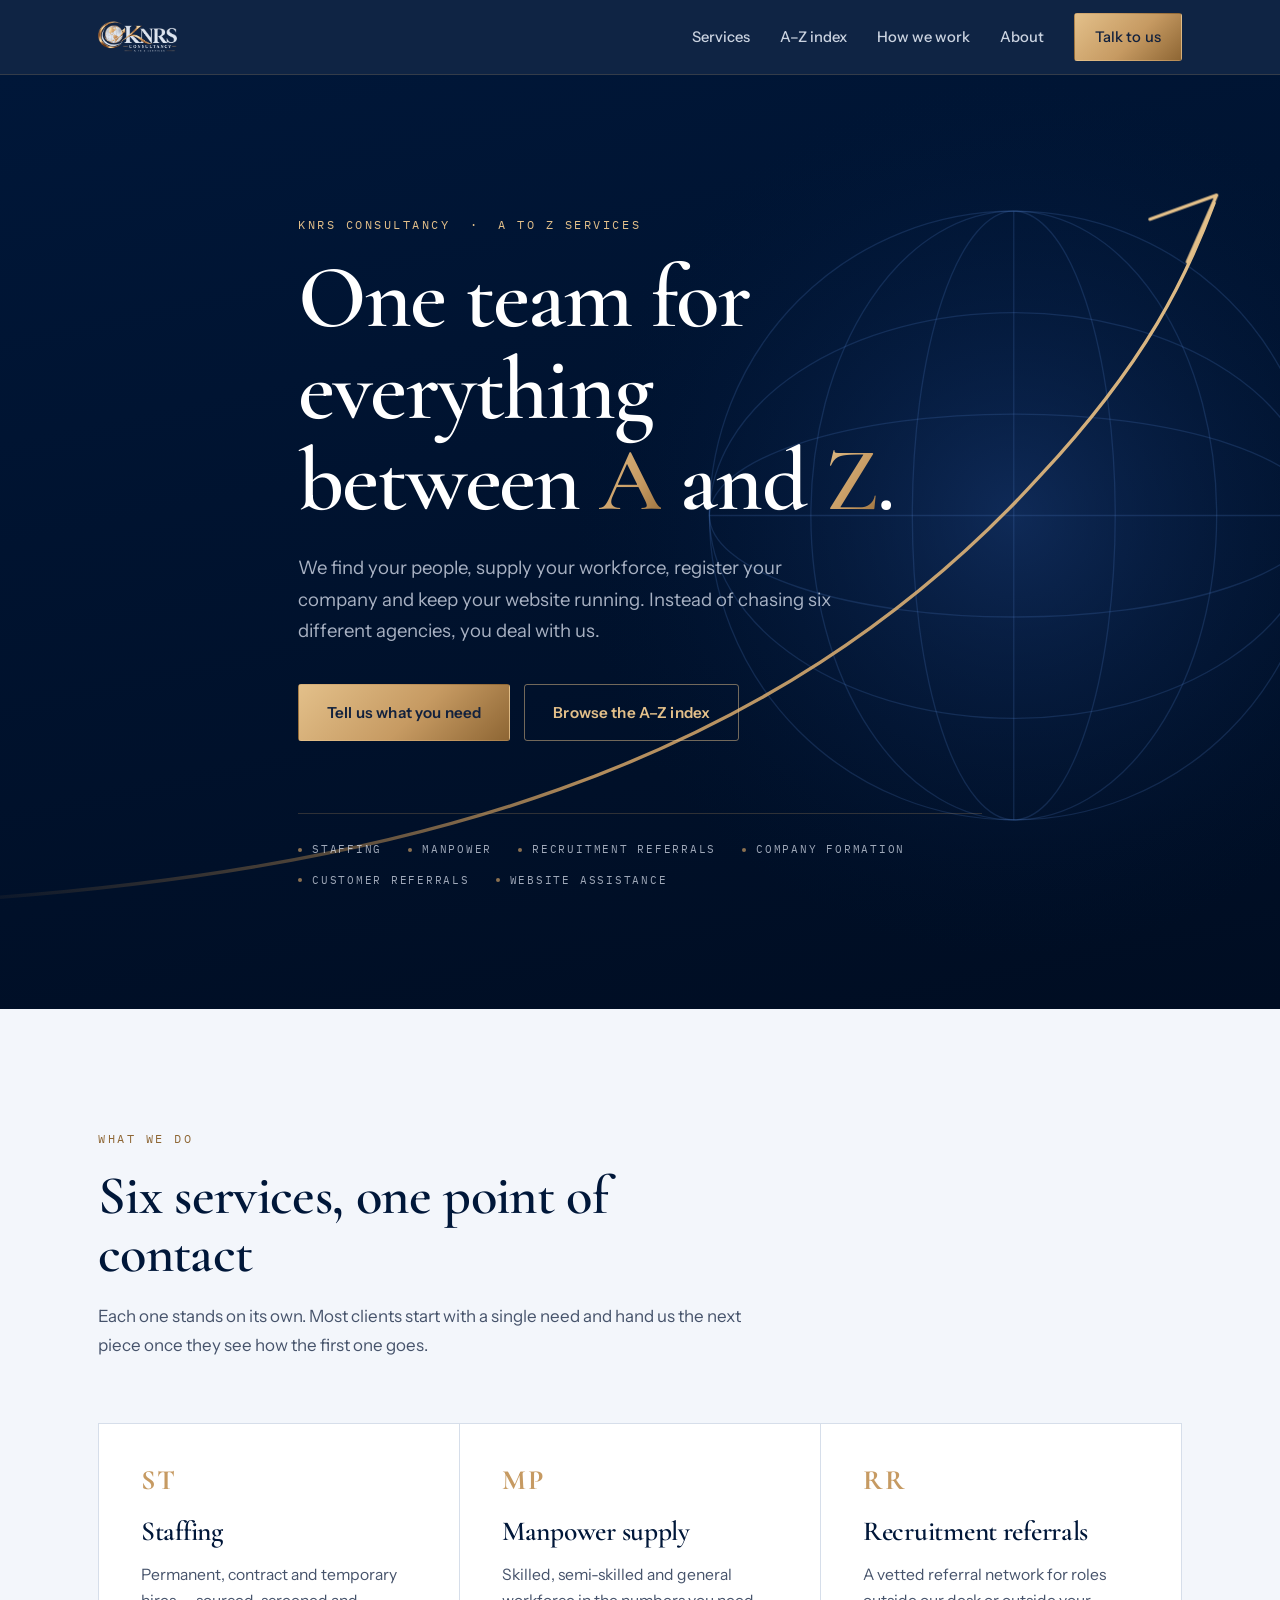
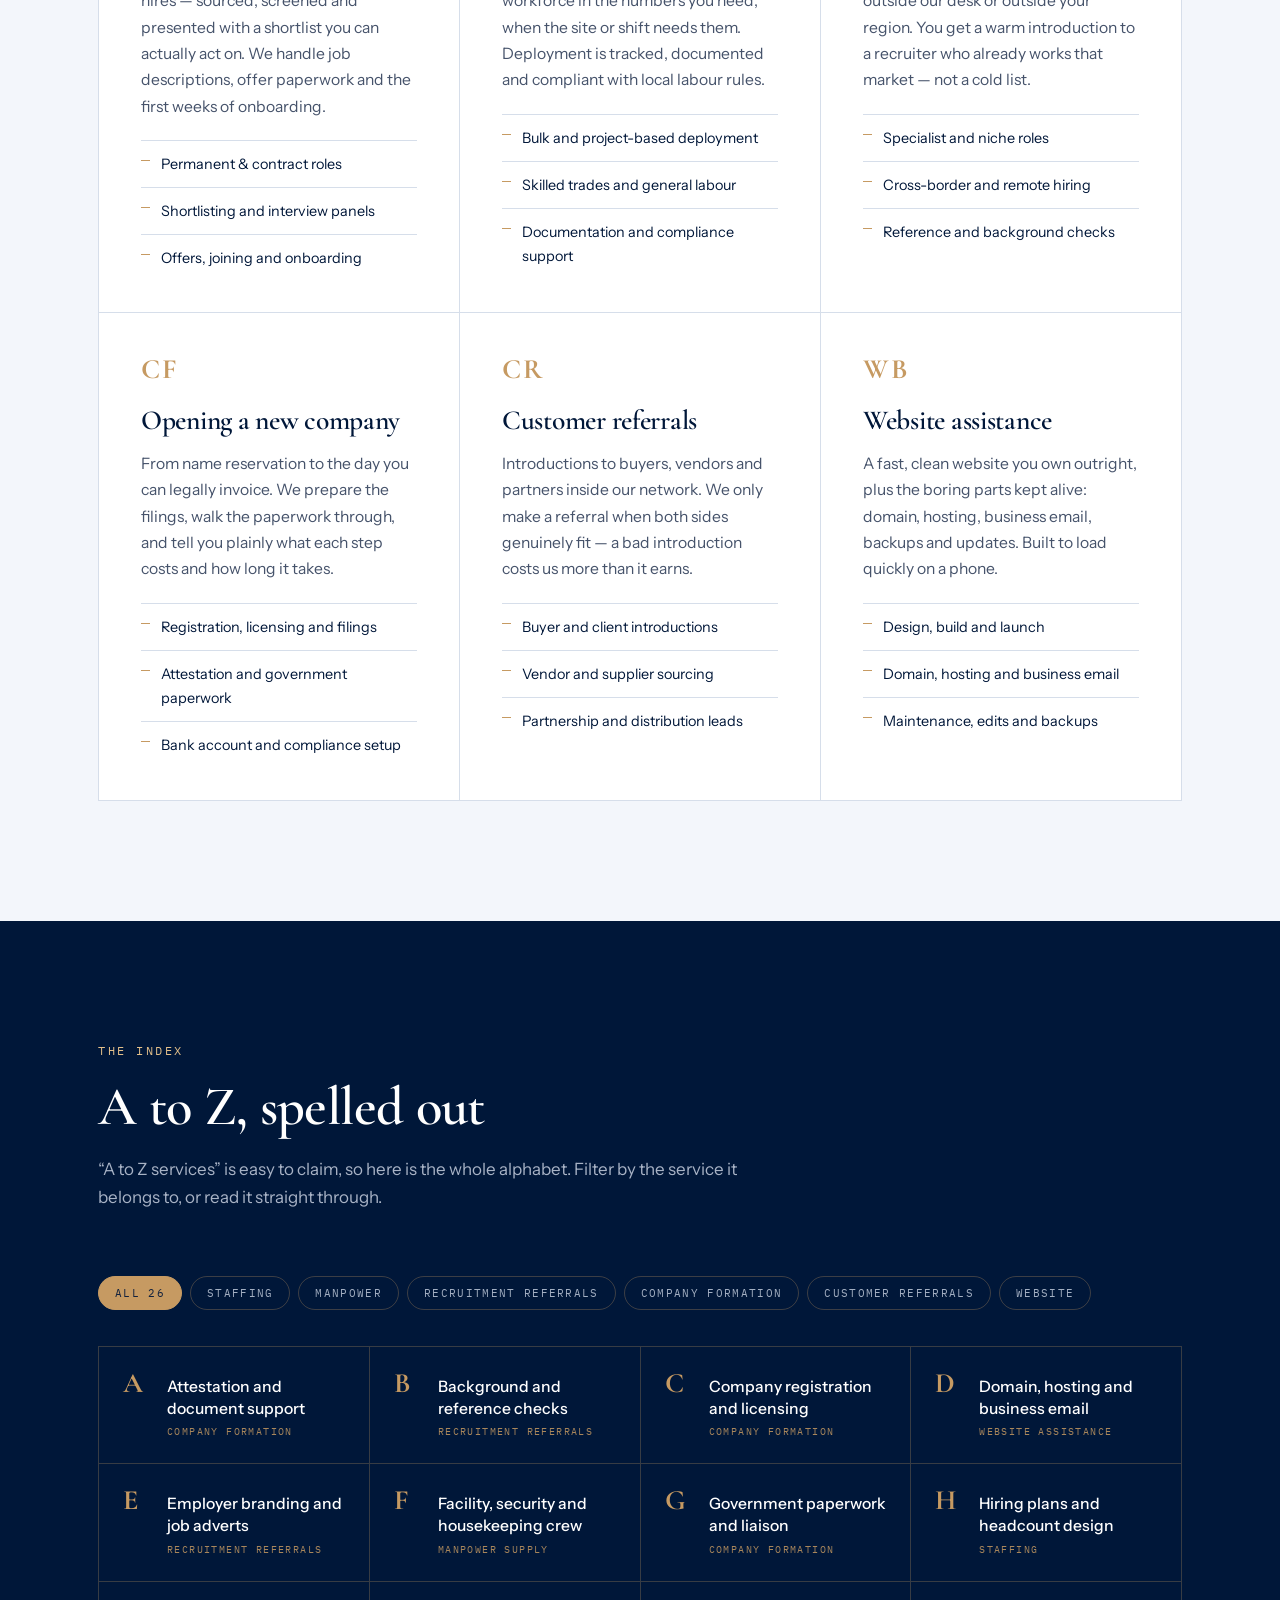
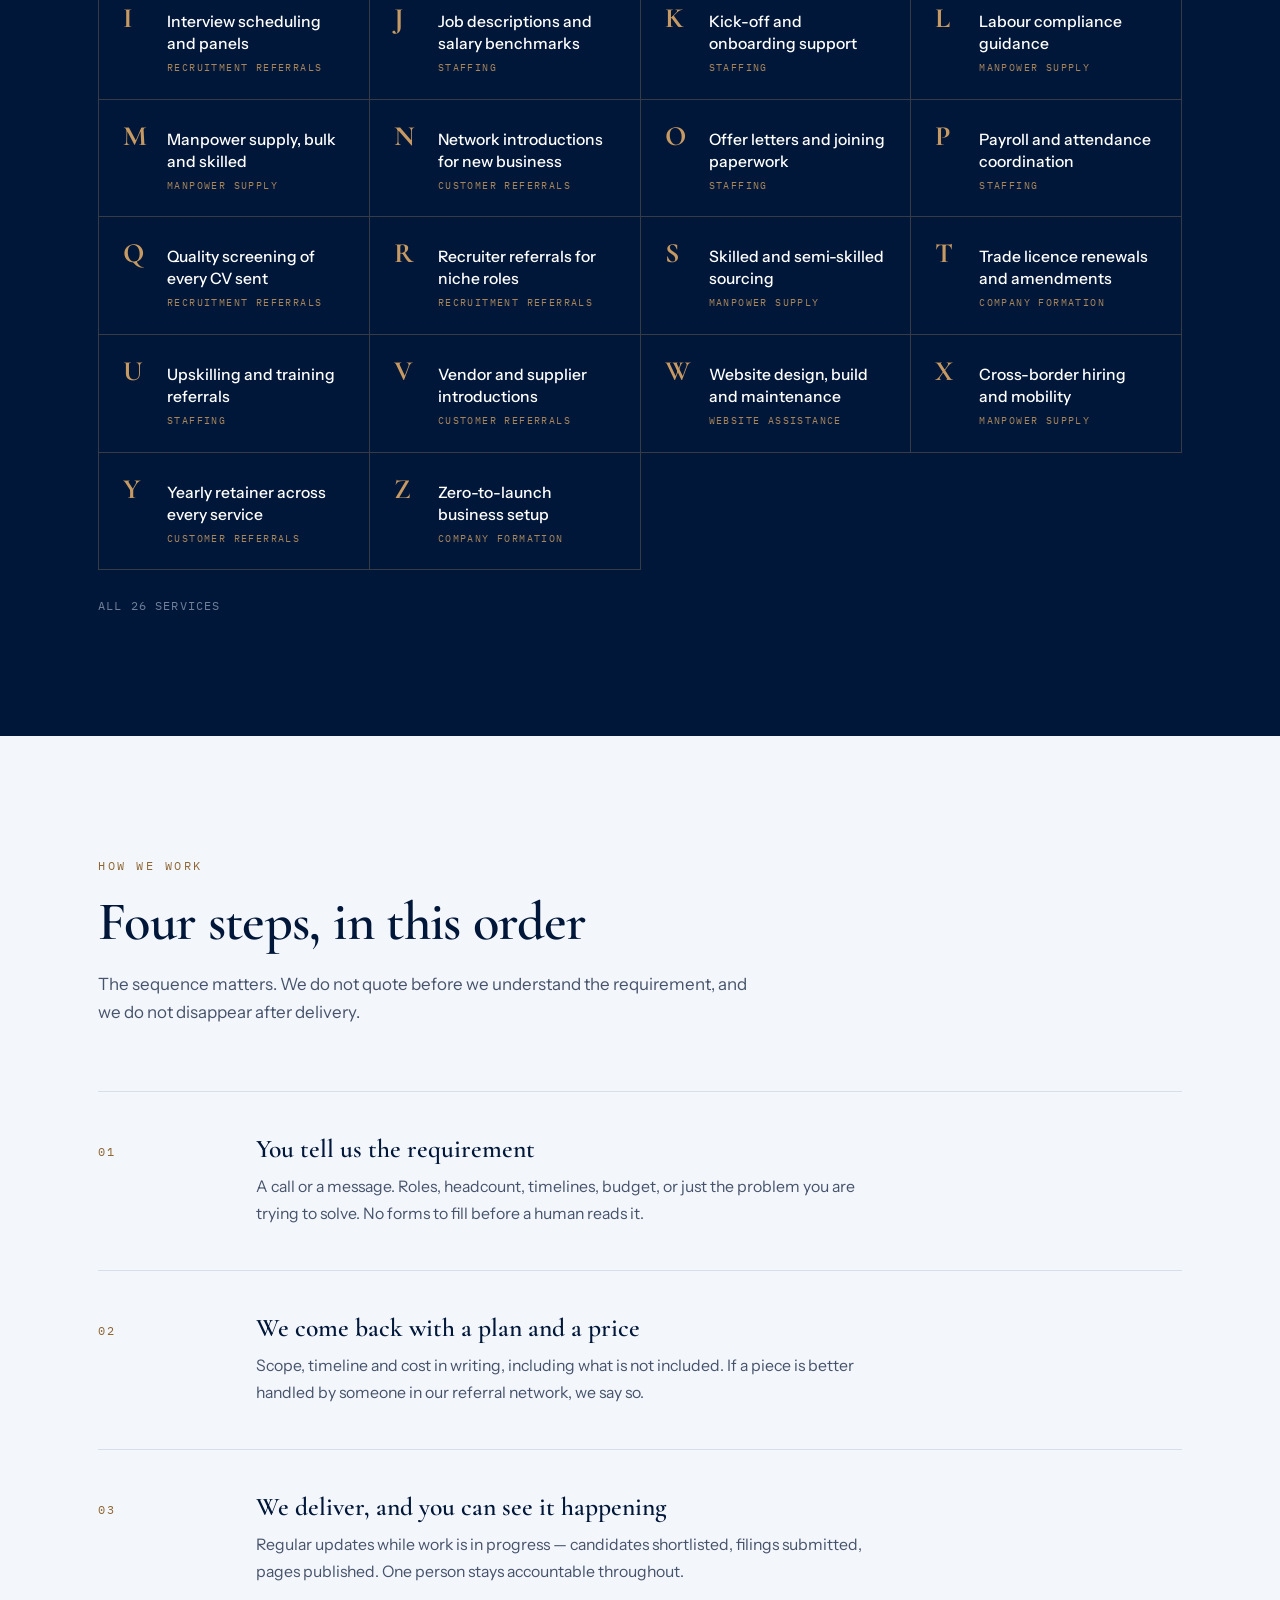
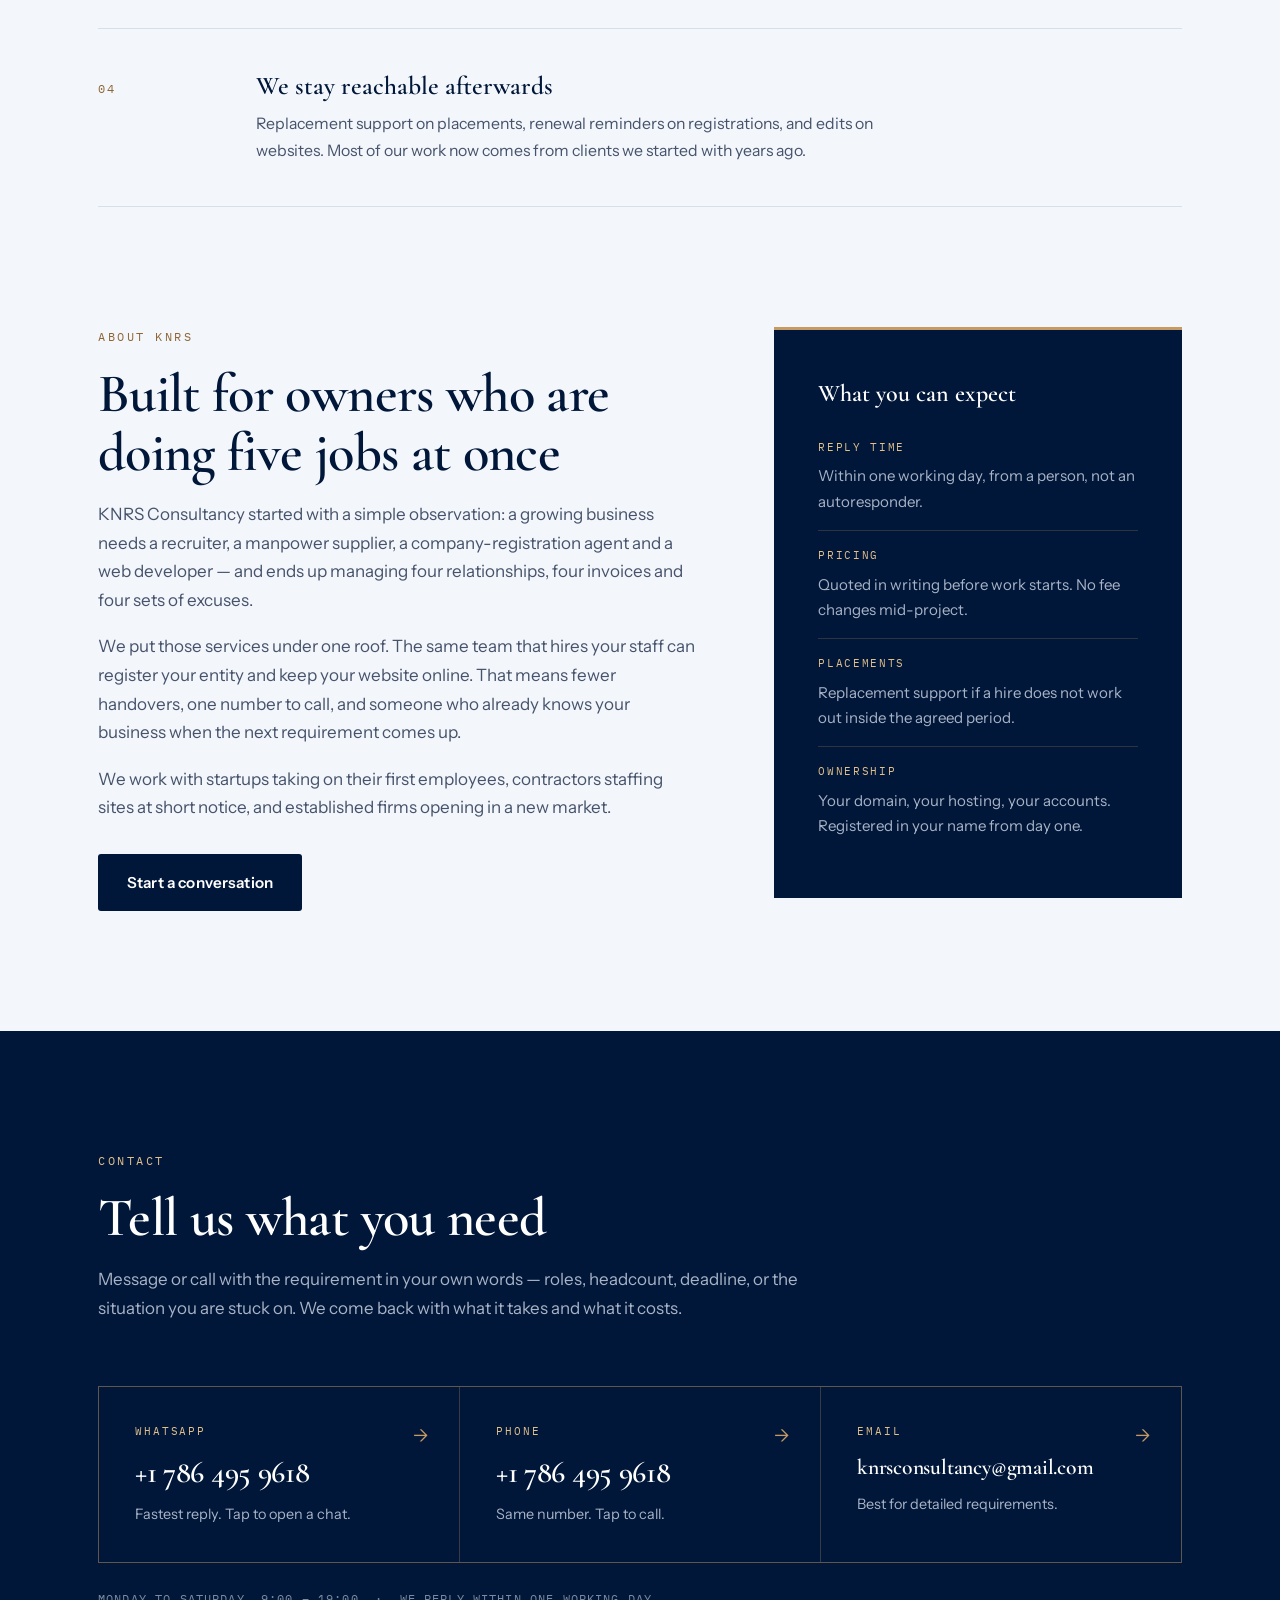
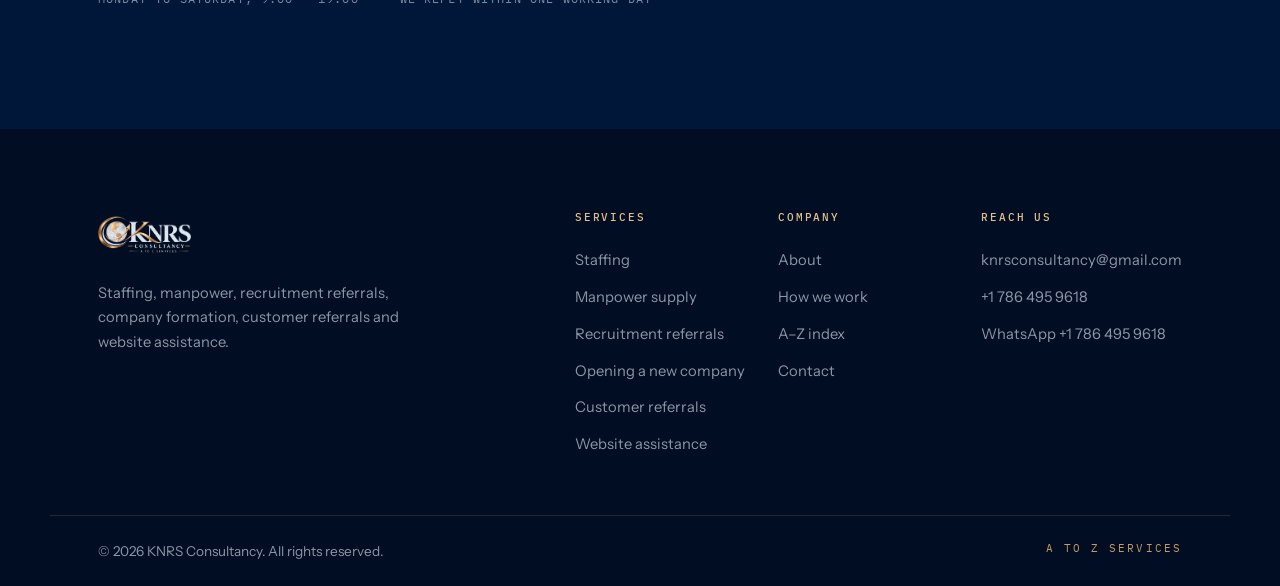
<file: index.html>
<!DOCTYPE html>
<html lang="en" class="no-js">
<head>
<meta charset="utf-8">
<meta name="viewport" content="width=device-width, initial-scale=1">
<title>KNRS Consultancy — Staffing, Manpower &amp; Business Setup | A to Z Services</title>
<meta name="description" content="KNRS Consultancy provides staffing, manpower supply, recruitment referrals, new company formation, customer referrals and website assistance — a single team for A to Z business services.">
<meta name="theme-color" content="#001739">
<link rel="canonical" href="https://knrsconsultancy.com/">

<!-- Social sharing -->
<meta property="og:type" content="website">
<meta property="og:title" content="KNRS Consultancy — A to Z Services">
<meta property="og:description" content="Staffing, manpower, recruitment referrals, company formation, customer referrals and website assistance from one accountable team.">
<meta property="og:url" content="https://knrsconsultancy.com/">
<meta property="og:image" content="https://knrsconsultancy.com/assets/img/social-card.png">
<meta name="twitter:card" content="summary_large_image">

<!-- Icons -->
<link rel="icon" href="assets/img/favicon.svg" type="image/svg+xml">
<link rel="apple-touch-icon" href="assets/img/knrs-logo-900.png">

<!-- Type -->
<link rel="preconnect" href="https://fonts.googleapis.com">
<link rel="preconnect" href="https://fonts.gstatic.com" crossorigin>
<link href="https://fonts.googleapis.com/css2?family=Cormorant+Garamond:wght@500;600;700&family=IBM+Plex+Mono:wght@400;500&family=Instrument+Sans:wght@400;500;600&display=swap" rel="stylesheet">

<link rel="stylesheet" href="assets/css/styles.css">
<script>document.documentElement.className="js";</script>

<script type="application/ld+json">
{
  "@context": "https://schema.org",
  "@type": "ProfessionalService",
  "name": "KNRS Consultancy",
  "description": "Staffing, manpower supply, recruitment referrals, new company formation, customer referrals and website assistance.",
  "url": "https://knrsconsultancy.com/",
  "logo": "https://knrsconsultancy.com/assets/img/knrs-logo-900.png",
  "email": "knrsconsultancy@gmail.com",
  "telephone": "+1-786-495-9618",
  "slogan": "A to Z Services",
  "areaServed": "Worldwide"
}
</script>
</head>
<body>

<a class="skip" href="#main">Skip to content</a>

<header class="masthead" id="masthead">
  <div class="wrap masthead__inner">
    <a class="brand" href="#top" aria-label="KNRS Consultancy home">
      <img src="assets/img/knrs-logo-light-900.png" alt="KNRS Consultancy" width="900" height="501">
    </a>

    <nav class="nav" aria-label="Primary">
      <a href="#services">Services</a>
      <a href="#index">A–Z index</a>
      <a href="#process">How we work</a>
      <a href="#about">About</a>
      <a class="btn btn--gold btn--sm" href="#contact">Talk to us</a>
    </nav>

    <button class="menu-toggle" id="menuToggle" aria-expanded="false" aria-controls="mobileNav">
      <span class="menu-toggle__bars" aria-hidden="true"><i></i><i></i></span>
      <span class="menu-toggle__label">Menu</span>
    </button>
  </div>

  <div class="mobile-nav" id="mobileNav" hidden>
    <a href="#services">Services</a>
    <a href="#index">A–Z index</a>
    <a href="#process">How we work</a>
    <a href="#about">About</a>
    <a href="#contact">Talk to us</a>
  </div>
</header>

<main id="main">

  <!-- ============ HERO ============ -->
  <section class="hero" id="top">
    <div class="hero__field" aria-hidden="true">
      <svg class="meridian" viewBox="0 0 1200 700" preserveAspectRatio="xMidYMid slice" role="presentation">
        <defs>
          <linearGradient id="goldline" x1="0" y1="1" x2="1" y2="0">
            <stop offset="0%" stop-color="#8E6634" stop-opacity="0"/>
            <stop offset="35%" stop-color="#C69A62" stop-opacity=".9"/>
            <stop offset="100%" stop-color="#E3C08A" stop-opacity="1"/>
          </linearGradient>
          <radialGradient id="glow" cx="50%" cy="50%" r="50%">
            <stop offset="0%" stop-color="#1B3E7A" stop-opacity=".55"/>
            <stop offset="100%" stop-color="#001739" stop-opacity="0"/>
          </radialGradient>
        </defs>

        <circle cx="880" cy="330" r="330" fill="url(#glow)"/>

        <!-- latitude / longitude grid: the globe from the mark, opened out -->
        <g class="grid" stroke="#4E7CC4" stroke-opacity=".22" fill="none" stroke-width="1">
          <circle cx="880" cy="330" r="228"/>
          <ellipse cx="880" cy="330" rx="228" ry="76"/>
          <ellipse cx="880" cy="330" rx="228" ry="152"/>
          <ellipse cx="880" cy="330" rx="76" ry="228"/>
          <ellipse cx="880" cy="330" rx="152" ry="228"/>
          <line x1="652" y1="330" x2="1108" y2="330"/>
          <line x1="880" y1="102" x2="880" y2="558"/>
        </g>

        <!-- the ascending arc, drawn on load -->
        <path class="arc" d="M60,620 C420,600 700,520 900,300 C980,214 1010,150 1030,96"
              fill="none" stroke="url(#goldline)" stroke-width="2.5" stroke-linecap="round"/>
        <path class="arc-head" d="M1010,140 L1032,90 L982,108" fill="none" stroke="#E3C08A" stroke-width="2.5"
              stroke-linecap="round" stroke-linejoin="round"/>
      </svg>
    </div>

    <div class="wrap hero__inner">
      <p class="eyebrow eyebrow--light reveal">KNRS Consultancy &nbsp;·&nbsp; A to Z Services</p>
      <h1 class="hero__title reveal">
        One team for everything<br>
        between <em>A</em> and <em>Z</em>.
      </h1>
      <p class="hero__lede reveal">
        We find your people, supply your workforce, register your company and keep your
        website running. Instead of chasing six different agencies, you deal with us.
      </p>
      <div class="hero__actions reveal">
        <a class="btn btn--gold" href="#contact">Tell us what you need</a>
        <a class="btn btn--ghost" href="#index">Browse the A–Z index</a>
      </div>

      <ul class="hero__marks reveal" role="list">
        <li><span>Staffing</span></li>
        <li><span>Manpower</span></li>
        <li><span>Recruitment referrals</span></li>
        <li><span>Company formation</span></li>
        <li><span>Customer referrals</span></li>
        <li><span>Website assistance</span></li>
      </ul>
    </div>
  </section>

  <!-- ============ SERVICES ============ -->
  <section class="band band--paper" id="services">
    <div class="wrap">
      <header class="sechead reveal">
        <p class="eyebrow">What we do</p>
        <h2 class="sechead__title">Six services, one point of contact</h2>
        <p class="sechead__lede">
          Each one stands on its own. Most clients start with a single need and hand us
          the next piece once they see how the first one goes.
        </p>
      </header>

      <div class="cards">
        <article class="card reveal">
          <span class="card__mark" aria-hidden="true">ST</span>
          <h3>Staffing</h3>
          <p>
            Permanent, contract and temporary hires — sourced, screened and presented with a
            shortlist you can actually act on. We handle job descriptions, offer paperwork and
            the first weeks of onboarding.
          </p>
          <ul role="list">
            <li>Permanent &amp; contract roles</li>
            <li>Shortlisting and interview panels</li>
            <li>Offers, joining and onboarding</li>
          </ul>
        </article>

        <article class="card reveal">
          <span class="card__mark" aria-hidden="true">MP</span>
          <h3>Manpower supply</h3>
          <p>
            Skilled, semi-skilled and general workforce in the numbers you need, when the site or
            shift needs them. Deployment is tracked, documented and compliant with local labour rules.
          </p>
          <ul role="list">
            <li>Bulk and project-based deployment</li>
            <li>Skilled trades and general labour</li>
            <li>Documentation and compliance support</li>
          </ul>
        </article>

        <article class="card reveal">
          <span class="card__mark" aria-hidden="true">RR</span>
          <h3>Recruitment referrals</h3>
          <p>
            A vetted referral network for roles outside our desk or outside your region. You get a
            warm introduction to a recruiter who already works that market — not a cold list.
          </p>
          <ul role="list">
            <li>Specialist and niche roles</li>
            <li>Cross-border and remote hiring</li>
            <li>Reference and background checks</li>
          </ul>
        </article>

        <article class="card reveal">
          <span class="card__mark" aria-hidden="true">CF</span>
          <h3>Opening a new company</h3>
          <p>
            From name reservation to the day you can legally invoice. We prepare the filings, walk the
            paperwork through, and tell you plainly what each step costs and how long it takes.
          </p>
          <ul role="list">
            <li>Registration, licensing and filings</li>
            <li>Attestation and government paperwork</li>
            <li>Bank account and compliance setup</li>
          </ul>
        </article>

        <article class="card reveal">
          <span class="card__mark" aria-hidden="true">CR</span>
          <h3>Customer referrals</h3>
          <p>
            Introductions to buyers, vendors and partners inside our network. We only make a referral
            when both sides genuinely fit — a bad introduction costs us more than it earns.
          </p>
          <ul role="list">
            <li>Buyer and client introductions</li>
            <li>Vendor and supplier sourcing</li>
            <li>Partnership and distribution leads</li>
          </ul>
        </article>

        <article class="card reveal">
          <span class="card__mark" aria-hidden="true">WB</span>
          <h3>Website assistance</h3>
          <p>
            A fast, clean website you own outright, plus the boring parts kept alive: domain, hosting,
            business email, backups and updates. Built to load quickly on a phone.
          </p>
          <ul role="list">
            <li>Design, build and launch</li>
            <li>Domain, hosting and business email</li>
            <li>Maintenance, edits and backups</li>
          </ul>
        </article>
      </div>
    </div>
  </section>

  <!-- ============ A–Z INDEX (signature) ============ -->
  <section class="band band--ink" id="index">
    <div class="wrap">
      <header class="sechead sechead--light reveal">
        <p class="eyebrow eyebrow--light">The index</p>
        <h2 class="sechead__title">A to Z, spelled out</h2>
        <p class="sechead__lede">
          &ldquo;A to Z services&rdquo; is easy to claim, so here is the whole alphabet. Filter by the
          service it belongs to, or read it straight through.
        </p>
      </header>

      <div class="filters reveal" id="indexFilters" role="group" aria-label="Filter the index by service" hidden>
        <button class="chip is-active" data-filter="all" aria-pressed="true">All 26</button>
        <button class="chip" data-filter="staffing" aria-pressed="false">Staffing</button>
        <button class="chip" data-filter="manpower" aria-pressed="false">Manpower</button>
        <button class="chip" data-filter="recruitment" aria-pressed="false">Recruitment referrals</button>
        <button class="chip" data-filter="company" aria-pressed="false">Company formation</button>
        <button class="chip" data-filter="referrals" aria-pressed="false">Customer referrals</button>
        <button class="chip" data-filter="web" aria-pressed="false">Website</button>
      </div>

      <ol class="index-grid" id="indexGrid" role="list">
        <li class="entry" data-group="company">
          <span class="entry__letter" aria-hidden="true">A</span>
          <span class="entry__body">
            <span class="entry__name">Attestation and document support</span>
            <span class="entry__tag">Company formation</span>
          </span>
        </li>
        <li class="entry" data-group="recruitment">
          <span class="entry__letter" aria-hidden="true">B</span>
          <span class="entry__body">
            <span class="entry__name">Background and reference checks</span>
            <span class="entry__tag">Recruitment referrals</span>
          </span>
        </li>
        <li class="entry" data-group="company">
          <span class="entry__letter" aria-hidden="true">C</span>
          <span class="entry__body">
            <span class="entry__name">Company registration and licensing</span>
            <span class="entry__tag">Company formation</span>
          </span>
        </li>
        <li class="entry" data-group="web">
          <span class="entry__letter" aria-hidden="true">D</span>
          <span class="entry__body">
            <span class="entry__name">Domain, hosting and business email</span>
            <span class="entry__tag">Website assistance</span>
          </span>
        </li>
        <li class="entry" data-group="recruitment">
          <span class="entry__letter" aria-hidden="true">E</span>
          <span class="entry__body">
            <span class="entry__name">Employer branding and job adverts</span>
            <span class="entry__tag">Recruitment referrals</span>
          </span>
        </li>
        <li class="entry" data-group="manpower">
          <span class="entry__letter" aria-hidden="true">F</span>
          <span class="entry__body">
            <span class="entry__name">Facility, security and housekeeping crew</span>
            <span class="entry__tag">Manpower supply</span>
          </span>
        </li>
        <li class="entry" data-group="company">
          <span class="entry__letter" aria-hidden="true">G</span>
          <span class="entry__body">
            <span class="entry__name">Government paperwork and liaison</span>
            <span class="entry__tag">Company formation</span>
          </span>
        </li>
        <li class="entry" data-group="staffing">
          <span class="entry__letter" aria-hidden="true">H</span>
          <span class="entry__body">
            <span class="entry__name">Hiring plans and headcount design</span>
            <span class="entry__tag">Staffing</span>
          </span>
        </li>
        <li class="entry" data-group="recruitment">
          <span class="entry__letter" aria-hidden="true">I</span>
          <span class="entry__body">
            <span class="entry__name">Interview scheduling and panels</span>
            <span class="entry__tag">Recruitment referrals</span>
          </span>
        </li>
        <li class="entry" data-group="staffing">
          <span class="entry__letter" aria-hidden="true">J</span>
          <span class="entry__body">
            <span class="entry__name">Job descriptions and salary benchmarks</span>
            <span class="entry__tag">Staffing</span>
          </span>
        </li>
        <li class="entry" data-group="staffing">
          <span class="entry__letter" aria-hidden="true">K</span>
          <span class="entry__body">
            <span class="entry__name">Kick-off and onboarding support</span>
            <span class="entry__tag">Staffing</span>
          </span>
        </li>
        <li class="entry" data-group="manpower">
          <span class="entry__letter" aria-hidden="true">L</span>
          <span class="entry__body">
            <span class="entry__name">Labour compliance guidance</span>
            <span class="entry__tag">Manpower supply</span>
          </span>
        </li>
        <li class="entry" data-group="manpower">
          <span class="entry__letter" aria-hidden="true">M</span>
          <span class="entry__body">
            <span class="entry__name">Manpower supply, bulk and skilled</span>
            <span class="entry__tag">Manpower supply</span>
          </span>
        </li>
        <li class="entry" data-group="referrals">
          <span class="entry__letter" aria-hidden="true">N</span>
          <span class="entry__body">
            <span class="entry__name">Network introductions for new business</span>
            <span class="entry__tag">Customer referrals</span>
          </span>
        </li>
        <li class="entry" data-group="staffing">
          <span class="entry__letter" aria-hidden="true">O</span>
          <span class="entry__body">
            <span class="entry__name">Offer letters and joining paperwork</span>
            <span class="entry__tag">Staffing</span>
          </span>
        </li>
        <li class="entry" data-group="staffing">
          <span class="entry__letter" aria-hidden="true">P</span>
          <span class="entry__body">
            <span class="entry__name">Payroll and attendance coordination</span>
            <span class="entry__tag">Staffing</span>
          </span>
        </li>
        <li class="entry" data-group="recruitment">
          <span class="entry__letter" aria-hidden="true">Q</span>
          <span class="entry__body">
            <span class="entry__name">Quality screening of every CV sent</span>
            <span class="entry__tag">Recruitment referrals</span>
          </span>
        </li>
        <li class="entry" data-group="recruitment">
          <span class="entry__letter" aria-hidden="true">R</span>
          <span class="entry__body">
            <span class="entry__name">Recruiter referrals for niche roles</span>
            <span class="entry__tag">Recruitment referrals</span>
          </span>
        </li>
        <li class="entry" data-group="manpower">
          <span class="entry__letter" aria-hidden="true">S</span>
          <span class="entry__body">
            <span class="entry__name">Skilled and semi-skilled sourcing</span>
            <span class="entry__tag">Manpower supply</span>
          </span>
        </li>
        <li class="entry" data-group="company">
          <span class="entry__letter" aria-hidden="true">T</span>
          <span class="entry__body">
            <span class="entry__name">Trade licence renewals and amendments</span>
            <span class="entry__tag">Company formation</span>
          </span>
        </li>
        <li class="entry" data-group="staffing">
          <span class="entry__letter" aria-hidden="true">U</span>
          <span class="entry__body">
            <span class="entry__name">Upskilling and training referrals</span>
            <span class="entry__tag">Staffing</span>
          </span>
        </li>
        <li class="entry" data-group="referrals">
          <span class="entry__letter" aria-hidden="true">V</span>
          <span class="entry__body">
            <span class="entry__name">Vendor and supplier introductions</span>
            <span class="entry__tag">Customer referrals</span>
          </span>
        </li>
        <li class="entry" data-group="web">
          <span class="entry__letter" aria-hidden="true">W</span>
          <span class="entry__body">
            <span class="entry__name">Website design, build and maintenance</span>
            <span class="entry__tag">Website assistance</span>
          </span>
        </li>
        <li class="entry" data-group="manpower">
          <span class="entry__letter" aria-hidden="true">X</span>
          <span class="entry__body">
            <span class="entry__name">Cross-border hiring and mobility</span>
            <span class="entry__tag">Manpower supply</span>
          </span>
        </li>
        <li class="entry" data-group="referrals">
          <span class="entry__letter" aria-hidden="true">Y</span>
          <span class="entry__body">
            <span class="entry__name">Yearly retainer across every service</span>
            <span class="entry__tag">Customer referrals</span>
          </span>
        </li>
        <li class="entry" data-group="company">
          <span class="entry__letter" aria-hidden="true">Z</span>
          <span class="entry__body">
            <span class="entry__name">Zero-to-launch business setup</span>
            <span class="entry__tag">Company formation</span>
          </span>
        </li>
      </ol>

      <p class="index-note reveal" id="indexNote" aria-live="polite">All 26 services</p>
    </div>
  </section>

  <!-- ============ PROCESS ============ -->
  <section class="band band--paper" id="process">
    <div class="wrap">
      <header class="sechead reveal">
        <p class="eyebrow">How we work</p>
        <h2 class="sechead__title">Four steps, in this order</h2>
        <p class="sechead__lede">
          The sequence matters. We do not quote before we understand the requirement, and we do not
          disappear after delivery.
        </p>
      </header>

      <ol class="steps" role="list">
        <li class="step reveal">
          <span class="step__num">01</span>
          <div>
            <h3>You tell us the requirement</h3>
            <p>A call or a message. Roles, headcount, timelines, budget, or just the problem you are
              trying to solve. No forms to fill before a human reads it.</p>
          </div>
        </li>
        <li class="step reveal">
          <span class="step__num">02</span>
          <div>
            <h3>We come back with a plan and a price</h3>
            <p>Scope, timeline and cost in writing, including what is not included. If a piece is
              better handled by someone in our referral network, we say so.</p>
          </div>
        </li>
        <li class="step reveal">
          <span class="step__num">03</span>
          <div>
            <h3>We deliver, and you can see it happening</h3>
            <p>Regular updates while work is in progress — candidates shortlisted, filings submitted,
              pages published. One person stays accountable throughout.</p>
          </div>
        </li>
        <li class="step reveal">
          <span class="step__num">04</span>
          <div>
            <h3>We stay reachable afterwards</h3>
            <p>Replacement support on placements, renewal reminders on registrations, and edits on
              websites. Most of our work now comes from clients we started with years ago.</p>
          </div>
        </li>
      </ol>
    </div>
  </section>

  <!-- ============ ABOUT ============ -->
  <section class="band band--paper band--tight" id="about">
    <div class="wrap about">
      <div class="about__text reveal">
        <p class="eyebrow">About KNRS</p>
        <h2 class="sechead__title">Built for owners who are doing five jobs at once</h2>
        <p>
          KNRS Consultancy started with a simple observation: a growing business needs a recruiter, a
          manpower supplier, a company-registration agent and a web developer — and ends up managing
          four relationships, four invoices and four sets of excuses.
        </p>
        <p>
          We put those services under one roof. The same team that hires your staff can register your
          entity and keep your website online. That means fewer handovers, one number to call, and
          someone who already knows your business when the next requirement comes up.
        </p>
        <p>
          We work with startups taking on their first employees, contractors staffing sites at short
          notice, and established firms opening in a new market.
        </p>
        <a class="btn btn--ink" href="#contact">Start a conversation</a>
      </div>

      <aside class="about__panel reveal">
        <h3 class="panel__title">What you can expect</h3>
        <dl class="facts">
          <div>
            <dt>Reply time</dt>
            <dd>Within one working day, from a person, not an autoresponder.</dd>
          </div>
          <div>
            <dt>Pricing</dt>
            <dd>Quoted in writing before work starts. No fee changes mid-project.</dd>
          </div>
          <div>
            <dt>Placements</dt>
            <dd>Replacement support if a hire does not work out inside the agreed period.</dd>
          </div>
          <div>
            <dt>Ownership</dt>
            <dd>Your domain, your hosting, your accounts. Registered in your name from day one.</dd>
          </div>
        </dl>
      </aside>
    </div>
  </section>

  <!-- ============ CONTACT ============ -->
  <section class="band band--ink" id="contact">
    <div class="wrap">
      <header class="sechead sechead--light sechead--wide reveal">
        <p class="eyebrow eyebrow--light">Contact</p>
        <h2 class="sechead__title">Tell us what you need</h2>
        <p class="sechead__lede">
          Message or call with the requirement in your own words — roles, headcount, deadline, or
          the situation you are stuck on. We come back with what it takes and what it costs.
        </p>
      </header>

      <div class="reach">
        <a class="reach__card reveal" href="https://wa.me/17864959618" target="_blank" rel="noopener">
          <span class="reach__label">WhatsApp</span>
          <span class="reach__value">+1 786 495 9618</span>
          <span class="reach__note">Fastest reply. Tap to open a chat.</span>
          <span class="reach__go" aria-hidden="true">&rarr;</span>
        </a>

        <a class="reach__card reveal" href="tel:+17864959618">
          <span class="reach__label">Phone</span>
          <span class="reach__value">+1 786 495 9618</span>
          <span class="reach__note">Same number. Tap to call.</span>
          <span class="reach__go" aria-hidden="true">&rarr;</span>
        </a>

        <a class="reach__card reveal" href="mailto:knrsconsultancy@gmail.com">
          <span class="reach__label">Email</span>
          <span class="reach__value reach__value--email">knrsconsultancy@gmail.com</span>
          <span class="reach__note">Best for detailed requirements.</span>
          <span class="reach__go" aria-hidden="true">&rarr;</span>
        </a>
      </div>

      <p class="reach__hours reveal">
        Monday to Saturday, 9:00 &ndash; 19:00 &nbsp;·&nbsp; We reply within one working day
      </p>
    </div>
  </section>

</main>

<footer class="footer">
  <div class="wrap footer__inner">
    <div class="footer__brand">
      <img src="assets/img/knrs-logo-light-900.png" alt="KNRS Consultancy" width="900" height="501">
      <p>Staffing, manpower, recruitment referrals, company formation, customer referrals and website assistance.</p>
    </div>

    <nav class="footer__nav" aria-label="Footer">
      <div>
        <h4>Services</h4>
        <a href="#services">Staffing</a>
        <a href="#services">Manpower supply</a>
        <a href="#services">Recruitment referrals</a>
        <a href="#services">Opening a new company</a>
        <a href="#services">Customer referrals</a>
        <a href="#services">Website assistance</a>
      </div>
      <div>
        <h4>Company</h4>
        <a href="#about">About</a>
        <a href="#process">How we work</a>
        <a href="#index">A–Z index</a>
        <a href="#contact">Contact</a>
      </div>
      <div>
        <h4>Reach us</h4>
        <a href="mailto:knrsconsultancy@gmail.com">knrsconsultancy@gmail.com</a>
        <a href="tel:+17864959618">+1 786 495 9618</a>
        <a href="https://wa.me/17864959618" target="_blank" rel="noopener">WhatsApp +1 786 495 9618</a>
      </div>
    </nav>
  </div>

  <div class="wrap footer__base">
    <p>© <span id="year">2026</span> KNRS Consultancy. All rights reserved.</p>
    <p class="footer__tag">A to Z Services</p>
  </div>
</footer>

<script src="assets/js/main.js" defer></script>
</body>
</html>
</file>
<file: assets/css/styles.css>
/* ==========================================================================
   KNRS Consultancy
   Palette and type are derived from the logo: navy #001739, gold #C69A62.
   ========================================================================== */

:root{
  --ink:        #001739;   /* logo navy */
  --ink-deep:   #000D22;   /* hero floor */
  --ink-soft:   #0B2A57;   /* raised navy surfaces */
  --gold:       #C69A62;   /* logo gold, mid tone */
  --gold-lt:    #E3C08A;   /* logo gold, highlight */
  --gold-dk:    #8E6634;   /* logo gold, shadow */
  --paper:      #F3F6FB;   /* cool page ground, never cream */
  --paper-2:    #FFFFFF;
  --line:       #D6DEEA;
  --line-ink:   rgba(198,154,98,.28);
  --body:       #46536B;
  --body-light: rgba(226,234,247,.74);

  --display: "Cormorant Garamond", Georgia, "Times New Roman", serif;
  --sans:    "Instrument Sans", -apple-system, BlinkMacSystemFont, "Segoe UI", Roboto, sans-serif;
  --mono:    "IBM Plex Mono", ui-monospace, SFMono-Regular, Menlo, monospace;

  --wrap: 1180px;
  --gut: clamp(20px, 5vw, 48px);
  --radius: 3px;
  --ease: cubic-bezier(.22,.61,.36,1);
}

*,*::before,*::after{ box-sizing:border-box; }

html{ scroll-behavior:smooth; -webkit-text-size-adjust:100%; }

body{
  margin:0;
  background:var(--paper);
  color:var(--body);
  font-family:var(--sans);
  font-size:17px;
  line-height:1.68;
  -webkit-font-smoothing:antialiased;
  overflow-x:hidden;
}

img{ max-width:100%; height:auto; display:block; }
a{ color:inherit; }

.wrap{ width:100%; max-width:var(--wrap); margin-inline:auto; padding-inline:var(--gut); }

.skip{
  position:absolute; left:-9999px; top:0; z-index:200;
  background:var(--gold); color:var(--ink);
  padding:12px 18px; font-weight:600;
}
.skip:focus{ left:12px; top:12px; }

:focus-visible{ outline:2px solid var(--gold); outline-offset:3px; border-radius:2px; }

/* ---------- Shared type ---------- */

.eyebrow{
  font-family:var(--mono);
  font-size:11.5px;
  letter-spacing:.22em;
  text-transform:uppercase;
  color:var(--gold-dk);
  margin:0 0 18px;
}
.eyebrow--light{ color:var(--gold-lt); }

.sechead{ max-width:660px; margin:0 0 clamp(40px,6vw,64px); }
.sechead__title{
  font-family:var(--display);
  font-weight:600;
  font-size:clamp(2.1rem, 4.6vw, 3.4rem);
  line-height:1.08;
  letter-spacing:-.012em;
  color:var(--ink);
  margin:0 0 18px;
}
.sechead__lede{ margin:0; font-size:1.06rem; color:var(--body); }
.sechead--light .sechead__title{ color:#fff; }
.sechead--light .sechead__lede{ color:var(--body-light); }
.band--ink .sechead__title{ color:#fff; }
.band--ink .sechead__lede{ color:var(--body-light); }

/* ---------- Buttons ---------- */

.btn{
  display:inline-flex; align-items:center; justify-content:center;
  gap:10px;
  font-family:var(--sans); font-size:.95rem; font-weight:600;
  letter-spacing:.01em;
  padding:15px 28px;
  border:1px solid transparent;
  border-radius:var(--radius);
  text-decoration:none;
  cursor:pointer;
  transition:transform .25s var(--ease), background-color .25s var(--ease),
             color .25s var(--ease), border-color .25s var(--ease);
}
.btn:hover{ transform:translateY(-2px); }

.btn--gold{
  background:linear-gradient(135deg,var(--gold-lt),var(--gold) 55%,var(--gold-dk));
  color:#12213D;
}
.btn--gold:hover{ background:linear-gradient(135deg,#F0D3A6,var(--gold-lt) 55%,var(--gold)); }

.btn--ghost{ border-color:rgba(227,192,138,.5); color:var(--gold-lt); background:transparent; }
.btn--ghost:hover{ border-color:var(--gold-lt); background:rgba(198,154,98,.1); }

.btn--ink{ background:var(--ink); color:#fff; }
.btn--ink:hover{ background:var(--ink-soft); }

.btn--sm{ padding:11px 20px; font-size:.88rem; }
.btn--full{ width:100%; }

/* ---------- Masthead ---------- */

.masthead{
  position:sticky; top:0; z-index:100;
  background:rgba(0,23,57,.94);
  backdrop-filter:saturate(150%) blur(10px);
  border-bottom:1px solid rgba(198,154,98,.2);
  transition:background-color .3s var(--ease);
}
.masthead__inner{ display:flex; align-items:center; justify-content:space-between; gap:24px; height:74px; }

.brand{ display:block; flex:0 0 auto; }
.brand img{ width:auto; height:44px; }

.nav{ display:flex; align-items:center; gap:30px; }
.nav a{
  font-size:.92rem; font-weight:500; text-decoration:none;
  color:rgba(233,240,250,.86);
  transition:color .2s var(--ease);
}
.nav a:hover{ color:var(--gold-lt); }
.nav .btn{ color:#12213D; }

.menu-toggle{
  display:none; align-items:center; gap:10px;
  background:none; border:0; cursor:pointer; padding:8px;
  color:rgba(233,240,250,.9);
  font-family:var(--mono); font-size:11px; letter-spacing:.18em; text-transform:uppercase;
}
.menu-toggle__bars{ display:grid; gap:5px; width:22px; }
.menu-toggle__bars i{ display:block; height:1.5px; background:var(--gold-lt); transition:transform .3s var(--ease); }
.menu-toggle[aria-expanded="true"] .menu-toggle__bars i:first-child{ transform:translateY(3.2px) rotate(45deg); }
.menu-toggle[aria-expanded="true"] .menu-toggle__bars i:last-child{ transform:translateY(-3.3px) rotate(-45deg); }

.mobile-nav{ display:none; flex-direction:column; padding:8px var(--gut) 22px; border-top:1px solid rgba(198,154,98,.16); }
.mobile-nav a{
  padding:14px 0; text-decoration:none; color:#EAF0FA;
  font-size:1.02rem; border-bottom:1px solid rgba(255,255,255,.07);
}
.mobile-nav a:last-child{ border-bottom:0; color:var(--gold-lt); }

/* ---------- Hero ---------- */

.hero{
  position:relative;
  background:linear-gradient(168deg,var(--ink) 0%, var(--ink-deep) 100%);
  color:#fff;
  padding:clamp(80px,12vw,140px) 0 clamp(72px,10vw,120px);
  overflow:hidden;
  isolation:isolate;
}
.hero__field{ position:absolute; inset:0; z-index:-1; }
.meridian{ width:100%; height:100%; }

.arc{ stroke-dasharray:1500; stroke-dashoffset:1500; animation:draw 2.6s var(--ease) .25s forwards; }
.arc-head{ opacity:0; animation:fade .7s var(--ease) 2.5s forwards; }
@keyframes draw{ to{ stroke-dashoffset:0; } }
@keyframes fade{ to{ opacity:1; } }

.hero__inner{ position:relative; max-width:780px; }

.hero__title{
  font-family:var(--display);
  font-weight:600;
  font-size:clamp(2.9rem, 8.2vw, 5.6rem);
  line-height:1.02;
  letter-spacing:-.02em;
  margin:0 0 26px;
  color:#fff;
}
.hero__title em{
  font-style:normal;
  background:linear-gradient(120deg,var(--gold-lt),var(--gold) 60%,var(--gold-dk));
  -webkit-background-clip:text; background-clip:text;
  -webkit-text-fill-color:transparent; color:transparent;
}

.hero__lede{
  max-width:540px; margin:0 0 38px;
  font-size:clamp(1.02rem,2.1vw,1.16rem);
  color:var(--body-light);
}
.hero__actions{ display:flex; flex-wrap:wrap; gap:14px; margin-bottom:clamp(48px,7vw,72px); }

.hero__marks{
  display:flex; flex-wrap:wrap; gap:12px 26px;
  list-style:none; margin:0; padding:26px 0 0;
  border-top:1px solid rgba(198,154,98,.24);
}
.hero__marks li{ display:flex; align-items:center; gap:10px; }
.hero__marks li::before{
  content:""; flex:0 0 auto; width:4px; height:4px;
  background:var(--gold); border-radius:50%; opacity:.7;
}
.hero__marks span{
  font-family:var(--mono); font-size:11px; letter-spacing:.16em;
  text-transform:uppercase; color:rgba(226,234,247,.7);
}

/* ---------- Bands ---------- */

.band{ padding:clamp(72px,10vw,120px) 0; }
.band--paper{ background:var(--paper); }
.band--ink{ background:var(--ink); color:var(--body-light); }
.band--tight{ padding-top:0; }

/* ---------- Service cards ---------- */

.cards{ display:grid; grid-template-columns:repeat(auto-fit,minmax(300px,1fr)); gap:1px; background:var(--line); border:1px solid var(--line); }
.card{ background:var(--paper-2); padding:clamp(30px,3.4vw,42px); position:relative; transition:background-color .3s var(--ease); }
.card:hover{ background:#FBFCFE; }

.card__mark{
  display:block;
  font-family:var(--display); font-weight:700;
  font-size:1.75rem; line-height:1; letter-spacing:.06em;
  color:var(--gold);
  margin-bottom:22px;
}
.card h3{
  font-family:var(--display); font-weight:600;
  font-size:1.72rem; line-height:1.15; letter-spacing:-.01em;
  color:var(--ink); margin:0 0 14px;
}
.card p{ margin:0 0 20px; font-size:.98rem; }
.card ul{ list-style:none; margin:0; padding:0; border-top:1px solid var(--line); }
.card li{
  padding:11px 0 11px 20px; position:relative;
  font-size:.9rem; color:var(--ink);
  border-bottom:1px solid var(--line);
}
.card li:last-child{ border-bottom:0; padding-bottom:0; }
.card li::before{
  content:""; position:absolute; left:0; top:19px;
  width:9px; height:1px; background:var(--gold);
}

/* ---------- A–Z index (signature) ---------- */

.filters{ display:flex; flex-wrap:wrap; gap:8px; margin-bottom:36px; }
.filters[hidden]{ display:none; }
.chip{
  font-family:var(--mono); font-size:11px; letter-spacing:.12em; text-transform:uppercase;
  padding:9px 16px; cursor:pointer;
  color:rgba(226,234,247,.72);
  background:transparent;
  border:1px solid rgba(198,154,98,.3);
  border-radius:100px;
  transition:all .25s var(--ease);
}
.chip:hover{ border-color:var(--gold-lt); color:var(--gold-lt); }
.chip.is-active{ background:var(--gold); border-color:var(--gold); color:#12213D; }

.index-grid{
  list-style:none; margin:0; padding:0;
  display:grid; grid-template-columns:repeat(auto-fill,minmax(min(100%,265px),1fr));
  border-top:1px solid var(--line-ink);
  border-left:1px solid var(--line-ink);
}
.entry{
  background:var(--ink);
  border-right:1px solid var(--line-ink);
  border-bottom:1px solid var(--line-ink);
  padding:22px 24px;
  display:flex; align-items:baseline; gap:18px;
  transition:background-color .3s var(--ease), opacity .3s var(--ease);
}
.entry:hover{ background:var(--ink-soft); }
.entry__letter{
  font-family:var(--display); font-weight:700;
  font-size:1.75rem; line-height:1;
  color:var(--gold);
  flex:0 0 26px;
}
.entry__body{ min-width:0; }
.entry__name{ display:block; color:#fff; font-size:.98rem; font-weight:500; line-height:1.4; }
.entry__tag{
  display:block; margin-top:5px;
  font-family:var(--mono); font-size:10px; letter-spacing:.14em; text-transform:uppercase;
  color:rgba(198,154,98,.85);
}
.entry.is-hidden{ display:none; }

@media (max-width:560px){
  .entry{ padding:16px 18px; gap:14px; }
  .entry__letter{ font-size:1.45rem; flex-basis:20px; }
  .entry__name{ font-size:.94rem; }
}

.index-note{
  margin:26px 0 0;
  font-family:var(--mono); font-size:11.5px; letter-spacing:.1em; text-transform:uppercase;
  color:rgba(226,234,247,.5);
}

/* ---------- Process ---------- */

.steps{ list-style:none; margin:0; padding:0; display:grid; gap:1px; background:var(--line); border-block:1px solid var(--line); }
.step{ background:var(--paper); display:grid; grid-template-columns:110px 1fr; gap:clamp(16px,4vw,48px); padding:clamp(28px,4vw,42px) 0; }
.step__num{
  font-family:var(--mono); font-size:12px; letter-spacing:.2em;
  color:var(--gold-dk); padding-top:8px;
}
.step h3{
  font-family:var(--display); font-weight:600;
  font-size:1.6rem; line-height:1.2; color:var(--ink); margin:0 0 10px;
}
.step p{ margin:0; max-width:620px; font-size:.99rem; }

/* ---------- About ---------- */

.about{ display:grid; grid-template-columns:1.25fr .85fr; gap:clamp(36px,6vw,80px); align-items:start; }
.about__text p{ margin:0 0 18px; }
.about__text .btn{ margin-top:14px; }

.about__panel{ background:var(--ink); color:var(--body-light); padding:clamp(30px,4vw,44px); border-top:3px solid var(--gold); }
.panel__title{
  font-family:var(--display); font-weight:600; font-size:1.5rem;
  color:#fff; margin:0 0 24px;
}
.facts{ margin:0; }
.facts > div{ padding:16px 0; border-top:1px solid rgba(198,154,98,.22); }
.facts > div:first-child{ border-top:0; padding-top:0; }
.facts dt{
  font-family:var(--mono); font-size:10.5px; letter-spacing:.16em; text-transform:uppercase;
  color:var(--gold-lt); margin-bottom:7px;
}
.facts dd{ margin:0; font-size:.94rem; }

/* ---------- Contact ---------- */

.sechead--wide{ max-width:720px; }

.reach{
  display:grid; grid-template-columns:repeat(3,1fr);
  gap:1px; background:var(--line-ink);
  border:1px solid var(--line-ink);
}
.reach__card{
  position:relative;
  display:block;
  background:var(--ink);
  padding:clamp(26px,3.2vw,36px);
  text-decoration:none;
  transition:background-color .3s var(--ease);
}
.reach__card:hover{ background:var(--ink-soft); }

.reach__label{
  display:block; margin-bottom:14px;
  font-family:var(--mono); font-size:10.5px; letter-spacing:.18em; text-transform:uppercase;
  color:var(--gold-lt);
}
.reach__value{
  display:block;
  font-family:var(--display); font-weight:600;
  font-size:clamp(1.5rem,2.4vw,1.95rem); line-height:1.15; letter-spacing:-.01em;
  color:#fff;
}
.reach__value--email{
  font-size:clamp(1.12rem,1.7vw,1.35rem);
  overflow-wrap:anywhere;
}
.reach__note{
  display:block; margin-top:12px;
  font-size:.9rem; color:var(--body-light);
}
.reach__go{
  position:absolute; right:clamp(22px,2.6vw,30px); top:clamp(24px,3vw,34px);
  font-size:1.15rem; color:var(--gold);
  transition:transform .3s var(--ease);
}
.reach__card:hover .reach__go{ transform:translateX(5px); }

.reach__hours{
  margin:26px 0 0;
  font-family:var(--mono); font-size:11.5px; letter-spacing:.1em; text-transform:uppercase;
  color:rgba(226,234,247,.55);
}

/* ---------- Footer ---------- */

.footer{ background:var(--ink-deep); color:rgba(226,234,247,.62); padding:clamp(56px,7vw,80px) 0 0; }
.footer__inner{ display:grid; grid-template-columns:1fr 1.5fr; gap:clamp(36px,6vw,72px); padding-bottom:52px; }
.footer__brand img{ width:auto; height:52px; margin-bottom:20px; }
.footer__brand p{ margin:0; max-width:330px; font-size:.92rem; }

.footer__nav{ display:grid; grid-template-columns:repeat(3,1fr); gap:28px; }
.footer__nav h4{
  font-family:var(--mono); font-size:10.5px; letter-spacing:.18em; text-transform:uppercase;
  color:var(--gold-lt); margin:0 0 16px; font-weight:500;
}
.footer__nav a{ display:block; padding:6px 0; font-size:.92rem; text-decoration:none; transition:color .2s var(--ease); }
.footer__nav a:hover{ color:var(--gold-lt); }

.footer__base{
  display:flex; justify-content:space-between; flex-wrap:wrap; gap:12px;
  padding-block:24px; border-top:1px solid rgba(198,154,98,.18);
}
.footer__base p{ margin:0; font-size:.85rem; }
.footer__tag{ font-family:var(--mono); font-size:10.5px !important; letter-spacing:.2em; text-transform:uppercase; color:var(--gold); }

/* ---------- Reveal on scroll ---------- */

/* Scoped to .js so that if the script never runs, nothing stays invisible. */
.js .reveal{ opacity:0; transform:translateY(22px); transition:opacity .7s var(--ease), transform .7s var(--ease); }
.js .reveal.is-in{ opacity:1; transform:none; }

/* ---------- Responsive ---------- */

@media (max-width:900px){
  .about,.footer__inner{ grid-template-columns:1fr; }
  .reach{ grid-template-columns:1fr; }
  .step{ grid-template-columns:1fr; gap:10px; }
  .step__num{ padding-top:0; }
}

@media (max-width:760px){
  .nav{ display:none; }
  .menu-toggle{ display:flex; }
  .mobile-nav{ display:flex; }
  .mobile-nav[hidden]{ display:none; }
  .brand img{ height:38px; }
  .hero__marks li::after{ margin:0 12px; }
  .footer__nav{ grid-template-columns:1fr 1fr; }
}

@media (max-width:420px){
  .footer__nav{ grid-template-columns:1fr; }
  .btn{ width:100%; }
  .hero__actions{ flex-direction:column; align-items:stretch; }
}

@media (prefers-reduced-motion:reduce){
  html{ scroll-behavior:auto; }
  *,*::before,*::after{ animation-duration:.001ms !important; animation-iteration-count:1 !important; transition-duration:.001ms !important; }
  .js .reveal{ opacity:1; transform:none; }
  .arc{ stroke-dashoffset:0; }
  .arc-head{ opacity:1; }
}

@media print{
  .masthead,.hero__field,.filters{ display:none; }
  body{ background:#fff; color:#000; }
}
</file>
